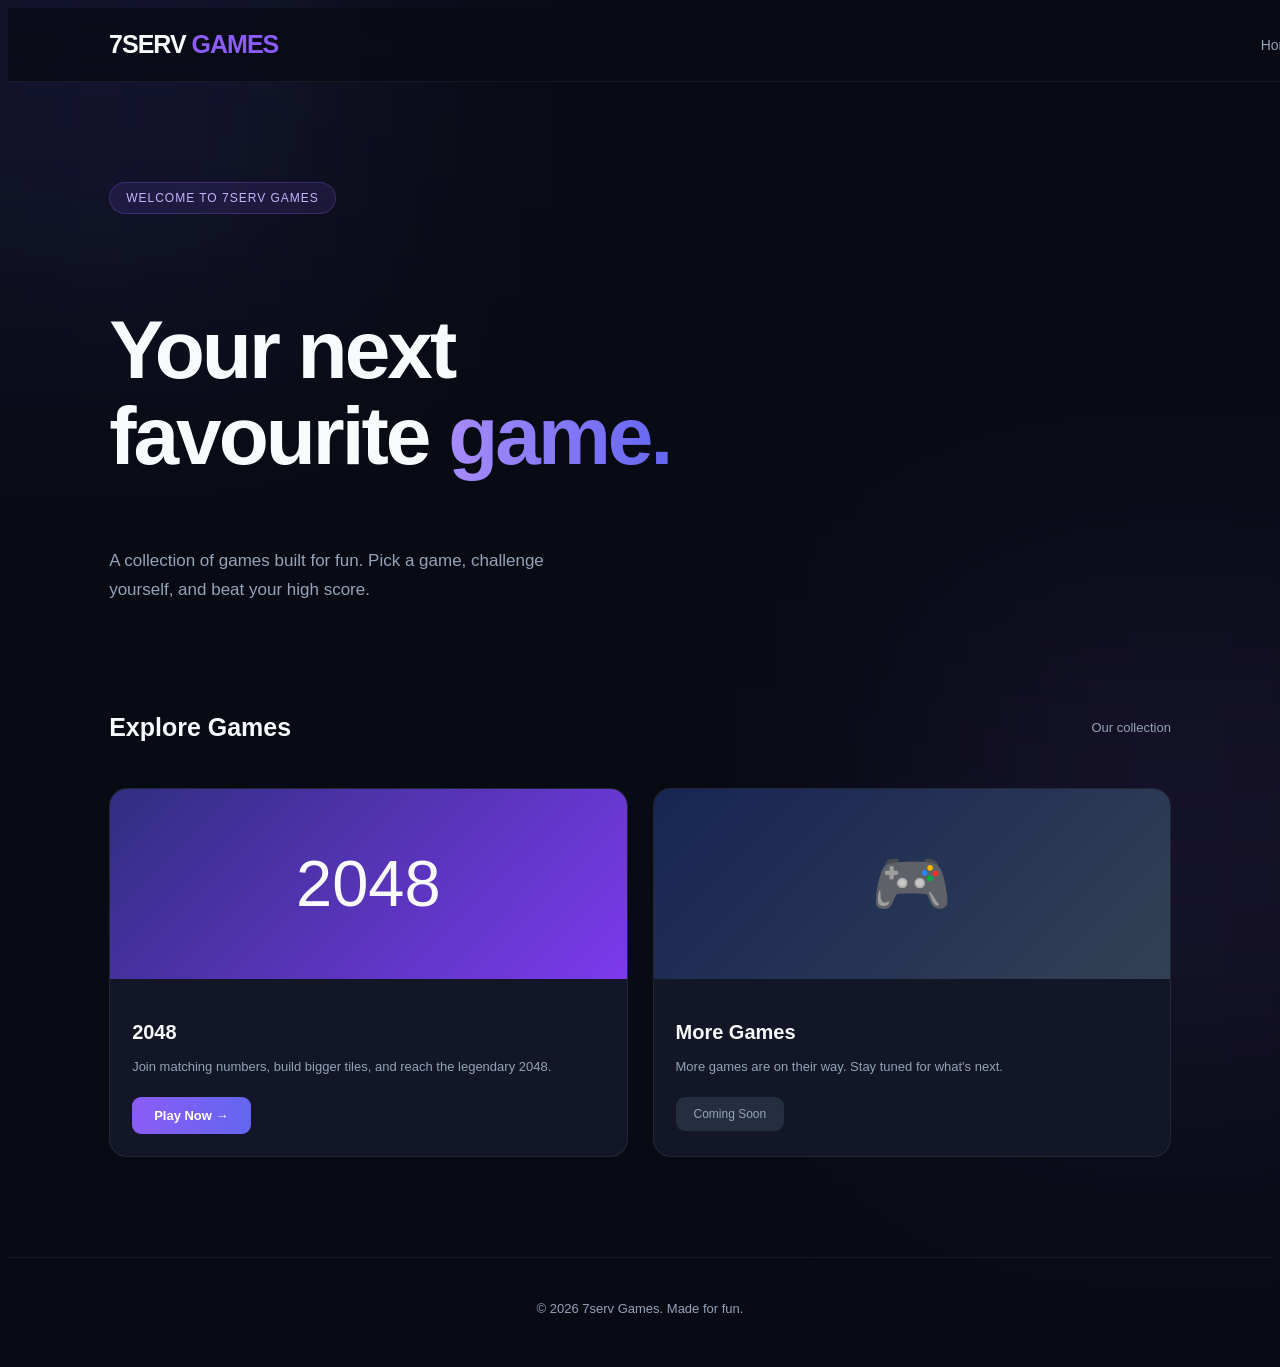
<file: index.html>
<!DOCTYPE html>
<html lang="en">

<head>
    <meta charset="UTF-8">
    <meta name="viewport" content="width=device-width, initial-scale=1.0">

    <title>Games | 7serv</title>

    <link rel="stylesheet" href="style.css">
</head>

<body>

    <!-- NAVIGATION -->
    <nav class="navbar">

        <div class="logo">
            7SERV<span> GAMES</span>
        </div>

        <div class="nav-links">
            <a href="#home">Home</a>
            <a href="#games">Games</a>
        </div>

    </nav>


    <!-- MAIN CONTENT -->
    <main class="container">

        <!-- HERO SECTION -->
        <section class="hero" id="home">

            <span class="hero-tag">WELCOME TO 7SERV GAMES</span>

            <h1>
                Your next<br>
                favourite <span>game.</span>
            </h1>

            <p>
                A collection of games built for fun.
                Pick a game, challenge yourself, and beat your high score.
            </p>

        </section>


        <!-- GAMES SECTION -->
        <section id="games">

            <div class="section-heading">
                <h2>Explore Games</h2>
                <p>Our collection</p>
            </div>


            <div class="game-grid">

                <!-- 2048 GAME -->
                <div class="game-card">

                    <div class="game-thumbnail thumbnail-2048">
                        2048
                    </div>

                    <div class="game-info">

                        <h3>2048</h3>

                        <p>
                            Join matching numbers, build bigger tiles,
                            and reach the legendary 2048.
                        </p>

                        <a href="2048/" class="game-button">
                            Play Now →
                        </a>

                    </div>

                </div>


                <!-- COMING SOON -->
                <div class="game-card">

                    <div class="game-thumbnail thumbnail-coming">
                        🎮
                    </div>

                    <div class="game-info">

                        <h3>More Games</h3>

                        <p>
                            More games are on their way.
                            Stay tuned for what's next.
                        </p>

                        <span class="coming-soon">
                            Coming Soon
                        </span>

                    </div>

                </div>

            </div>

        </section>

    </main>


    <!-- FOOTER -->
    <footer>
        <p>© 2026 7serv Games. Made for fun.</p>
    </footer>

</body>

</html>
</file>
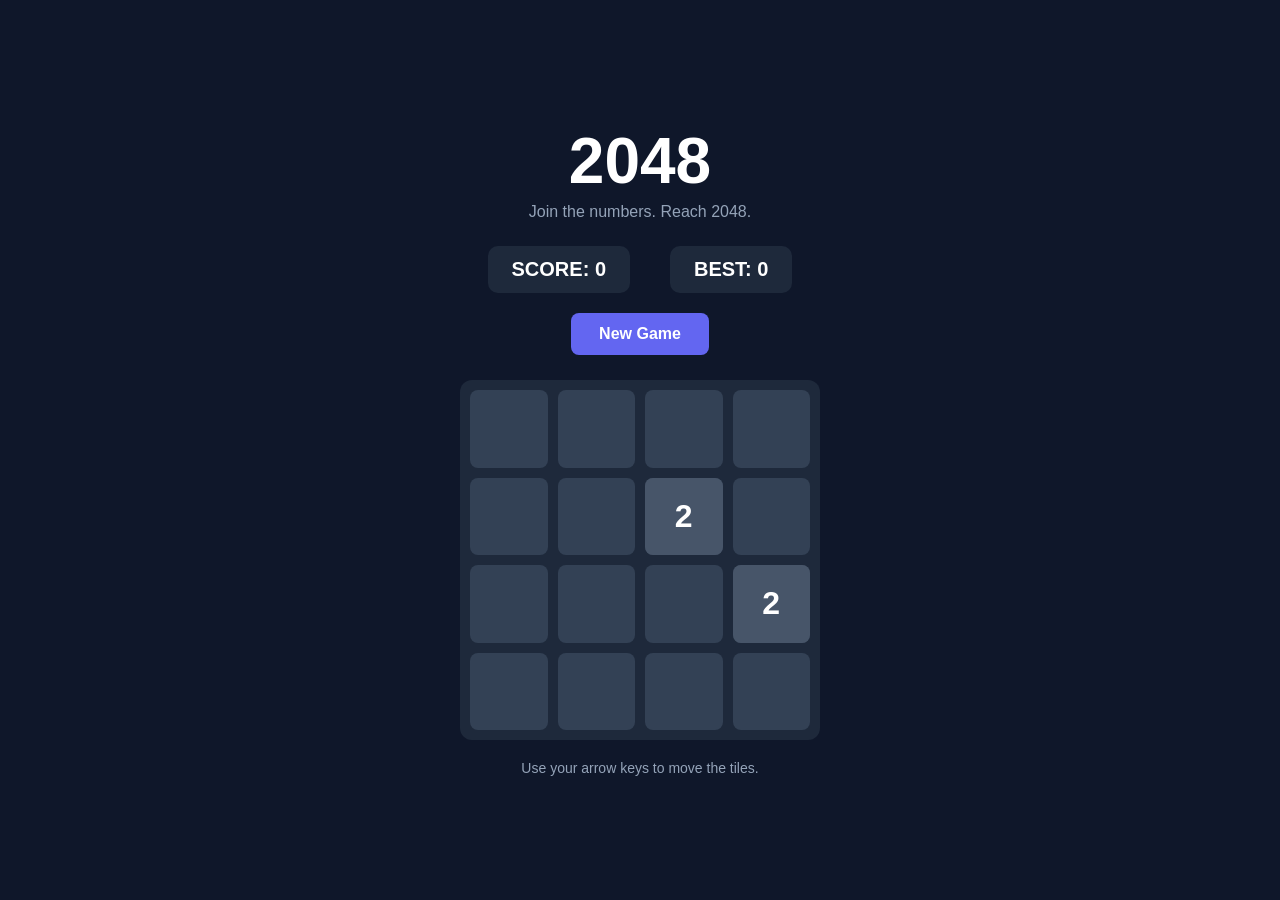
<file: 2048/index.html>
<!DOCTYPE html>
<html lang="en">

<head>
    <meta charset="UTF-8">
    <meta name="viewport" content="width=device-width, initial-scale=1.0">

    <title>2048 - Dark Edition</title>

    <link rel="stylesheet" href="style.css">
</head>

<body>

    <div class="container">

        <header>
            <h1>2048</h1>
            <p>Join the numbers. Reach 2048.</p>
        </header>

        <section class="score-container">
            <div class="score-box">
                <p>SCORE: <span id="score">0</span></p>
            </div>

            <div class="score-box">
                <p>BEST: <span id="best-score">0</span></p>
            </div>
        </section>

        <button id="new-game">New Game</button>

        <div id="game-board">
            <!-- Game tiles will be generated using JavaScript -->
        </div>

        <p class="instructions">
            Use your arrow keys to move the tiles.
        </p>
        <p id="game-over" hidden>
            Game Over! Start a new game to try again.
        </p>

    </div>

    <script src="game.js"></script>

</body>
</html>
</file>
<file: style.css>
```css
/* =========================
   GLOBAL STYLES
========================= */

* {
    margin: 0;
    padding: 0;
    box-sizing: border-box;
}

:root {
    --bg: #090b14;
    --surface: #121626;
    --surface-light: #1a2033;
    --primary: #8b5cf6;
    --secondary: #6366f1;
    --text: #f8fafc;
    --muted: #94a3b8;
}

body {
    font-family: 'Segoe UI', Arial, sans-serif;
    background: var(--bg);
    color: var(--text);
    min-height: 100vh;
    overflow-x: hidden;
}

/* =========================
   BACKGROUND EFFECTS
========================= */

body::before {
    content: "";
    position: fixed;
    width: 500px;
    height: 500px;
    background: rgba(99, 102, 241, 0.12);
    filter: blur(130px);
    top: -200px;
    left: -150px;
    pointer-events: none;
    z-index: -1;
}

body::after {
    content: "";
    position: fixed;
    width: 500px;
    height: 500px;
    background: rgba(139, 92, 246, 0.1);
    filter: blur(130px);
    bottom: -200px;
    right: -150px;
    pointer-events: none;
    z-index: -1;
}

/* =========================
   NAVBAR
========================= */

.navbar {
    width: 100%;
    padding: 22px 8%;
    display: flex;
    justify-content: space-between;
    align-items: center;
    border-bottom: 1px solid rgba(255,255,255,0.06);
    background: rgba(9, 11, 20, 0.8);
    backdrop-filter: blur(15px);
}

.logo {
    font-size: 25px;
    font-weight: 800;
    letter-spacing: -1px;
}

.logo span {
    color: var(--primary);
}

.nav-links {
    display: flex;
    gap: 30px;
}

.nav-links a {
    color: var(--muted);
    text-decoration: none;
    font-size: 14px;
    transition: 0.2s;
}

.nav-links a:hover {
    color: white;
}

/* =========================
   MAIN CONTAINER
========================= */

.container {
    width: 84%;
    max-width: 1200px;
    margin: auto;
}

/* =========================
   HERO SECTION
========================= */

.hero {
    padding: 100px 0 70px;
}

.hero-tag {
    display: inline-block;
    color: #c4b5fd;
    background: rgba(139, 92, 246, 0.12);
    border: 1px solid rgba(139, 92, 246, 0.25);
    padding: 8px 16px;
    border-radius: 50px;
    font-size: 12px;
    letter-spacing: 1px;
    margin-bottom: 25px;
}

.hero h1 {
    font-size: clamp(48px, 7vw, 82px);
    line-height: 1.05;
    font-weight: 800;
    letter-spacing: -3px;
    max-width: 750px;
}

.hero h1 span {
    background: linear-gradient(90deg, #a78bfa, #6366f1);
    -webkit-background-clip: text;
    background-clip: text;
    color: transparent;
}

.hero p {
    color: var(--muted);
    font-size: 17px;
    margin-top: 22px;
    line-height: 1.7;
    max-width: 500px;
}

/* =========================
   SECTION HEADINGS
========================= */

.section-heading {
    display: flex;
    justify-content: space-between;
    align-items: center;
    margin-bottom: 25px;
}

.section-heading h2 {
    font-size: 25px;
    font-weight: 700;
}

.section-heading p {
    color: var(--muted);
    font-size: 13px;
}

/* =========================
   GAME GRID
========================= */

.game-grid {
    display: grid;
    grid-template-columns: repeat(auto-fit, minmax(260px, 1fr));
    gap: 25px;
    padding-bottom: 100px;
}

.game-card {
    background: var(--surface);
    border: 1px solid rgba(255,255,255,0.07);
    border-radius: 18px;
    overflow: hidden;
    transition: transform 0.3s ease, border-color 0.3s ease, box-shadow 0.3s ease;
}

.game-card:hover {
    transform: translateY(-8px);
    border-color: rgba(139, 92, 246, 0.5);
    box-shadow: 0 15px 40px rgba(99, 102, 241, 0.12);
}

/* =========================
   GAME THUMBNAILS
========================= */

.game-thumbnail {
    height: 190px;
    display: flex;
    justify-content: center;
    align-items: center;
    font-size: 65px;
    position: relative;
    overflow: hidden;
}

.thumbnail-2048 {
    background: linear-gradient(135deg, #312e81, #7c3aed);
}

.thumbnail-coming {
    background: linear-gradient(135deg, #172554, #334155);
}

/* =========================
   GAME INFORMATION
========================= */

.game-info {
    padding: 22px;
}

.game-info h3 {
    font-size: 20px;
    margin-bottom: 9px;
}

.game-info p {
    color: var(--muted);
    font-size: 13px;
    line-height: 1.6;
    margin-bottom: 20px;
}

.game-button {
    display: inline-block;
    text-decoration: none;
    color: white;
    background: linear-gradient(90deg, var(--primary), var(--secondary));
    padding: 11px 22px;
    border-radius: 9px;
    font-size: 13px;
    font-weight: 700;
    transition: 0.2s;
}

.game-button:hover {
    transform: scale(1.04);
    box-shadow: 0 5px 20px rgba(139, 92, 246, 0.3);
}

.coming-soon {
    display: inline-block;
    color: #94a3b8;
    background: #252d40;
    padding: 10px 18px;
    border-radius: 9px;
    font-size: 12px;
}

/* =========================
   FOOTER
========================= */

footer {
    border-top: 1px solid rgba(255,255,255,0.06);
    padding: 30px 8%;
    text-align: center;
    color: var(--muted);
    font-size: 13px;
}

/* =========================
   MOBILE RESPONSIVENESS
========================= */

@media (max-width: 700px) {

    .navbar {
        padding: 18px 6%;
    }

    .logo {
        font-size: 21px;
    }

    .nav-links {
        gap: 15px;
    }

    .nav-links a {
        font-size: 12px;
    }

    .container {
        width: 88%;
    }

    .hero {
        padding: 75px 0 55px;
    }

    .hero h1 {
        letter-spacing: -2px;
    }

    .hero p {
        font-size: 15px;
    }

    .section-heading h2 {
        font-size: 21px;
    }

    .game-grid {
        gap: 18px;
    }

    .game-thumbnail {
        height: 170px;
    }
}

@media (max-width: 380px) {
    .nav-links {
        gap: 10px;
    }

    .nav-links a {
        font-size: 11px;
    }
}
```
</file>
<file: 2048/style.css>
/* Remove default browser spacing */
* {
    margin: 0;
    padding: 0;
    box-sizing: border-box;
}

/* Main page */
body {
    background-color: #0f172a;
    color: white;
    font-family: Arial, sans-serif;

    min-height: 100vh;

    display: flex;
    justify-content: center;
    align-items: center;
}

/* Main game container */
.container {
    width: 400px;
    text-align: center;
    padding: 20px;
}

/* Heading */
header h1 {
    font-size: 64px;
    margin-bottom: 5px;
}

header p {
    color: #94a3b8;
    margin-bottom: 25px;
}
.score-container {
    display: flex;
    justify-content: center;
    gap: 40px;
    margin-bottom: 20px;
}

.score-box {
    background-color: #1e293b;
    padding: 12px 24px;
    border-radius: 10px;
    font-size: 20px;
    font-weight: bold;
}
/* New Game button */
#new-game {
    background-color: #6366f1;
    color: white;
    border: none;

    padding: 12px 28px;
    border-radius: 8px;

    font-size: 16px;
    font-weight: bold;

    cursor: pointer;
    margin-bottom: 25px;

    transition: background-color 0.2s, transform 0.15s;
}

/* Button hover effect */
#new-game:hover {
    background-color: #4f46e5;
    transform: translateY(-2px);
}

/* Game board */
#game-board {
    background-color: #1e293b;
    width: 360px;
    height: 360px;
    margin: 0 auto;
    padding: 10px;
    border-radius: 12px;
    position: relative;
}

/* Empty cells */
.cell-layer {
    position: absolute;
    inset: 10px;
    display: grid;
    grid-template-columns: repeat(4, 1fr);
    grid-template-rows: repeat(4, 1fr);
    gap: 10px;
}

.cell {
    background-color: #334155;
    border-radius: 8px;
}

.tile-layer {
    position: absolute;
    inset: 10px;
}

.tile {
    position: absolute;
    top: 0;
    left: 0;
    display: flex;
    justify-content: center;
    align-items: center;
    border-radius: 8px;
    font-size: 32px;
    font-weight: bold;
    color: white;
    transition:
        left 140ms ease,
        top 140ms ease,
        transform 120ms ease,
        opacity 120ms ease;
}
.tile.merged {
    animation: merge-pop 160ms ease;
}

@keyframes merge-pop {
    0% {
        transform: scale(1);
    }

    50% {
        transform: scale(1.15);
    }

    100% {
        transform: scale(1);
    }
}
.instructions {
    color: #94a3b8;
    margin-top: 20px;
    font-size: 14px;
}
/* Mobile responsiveness */
@media (max-width: 450px) {
    .container {
        width: 100%;
        padding: 15px;
    }

    #game-board {
        width: 100%;
        height: auto;
        aspect-ratio: 1 / 1;
    }

    .score-container {
        gap: 15px;
    }

    .score-box {
        padding: 10px 16px;
        font-size: 16px;
    }
}
/* Number tiles */
.tile {
    display: flex;
    justify-content: center;
    align-items: center;

    font-size: 32px;
    font-weight: bold;

    color: white;
}

/* Individual tile colours */
/* Empty cells */
.tile {
    background-color: #334155;
    border-radius: 8px;

    display: flex;
    justify-content: center;
    align-items: center;

    font-size: 32px;
    font-weight: bold;
    color: white;
}

/* Number tile colours */
.tile-2 {
    background-color: #475569;
}

.tile-4 {
    background-color: #64748b;
}

.tile-8 {
    background-color: #2563eb;
}

.tile-16 {
    background-color: #7c3aed;
}

.tile-32 {
    background-color: #9333ea;
}

.tile-64 {
    background-color: #c026d3;
}

.tile-128 {
    background-color: #db2777;
    font-size: 28px;
}

.tile-256 {
    background-color: #ea580c;
    font-size: 28px;
}

.tile-512 {
    background-color: #d97706;
    font-size: 28px;
}

.tile-1024 {
    background-color: #ca8a04;
    font-size: 24px;
}

.tile-2048 {
    background-color: #eab308;
    color: #172033;
    font-size: 24px;
}
#game-over {
    color: #f87171;
    font-size: 18px;
    font-weight: bold;
    margin-top: 16px;
}
/* Smooth tile appearance */
.tile {
    animation: tile-appear 0.12s ease-out;
}

@keyframes tile-appear {
    from {
        transform: scale(0.85);
        opacity: 0.5;
    }

    to {
        transform: scale(1);
        opacity: 1;
    }
}
.tile-128,
.tile-256,
.tile-512 {
    font-size: 28px;
}

.tile-1024,
.tile-2048,
.tile-4096,
.tile-8192 {
    font-size: 22px;
}
</file>
